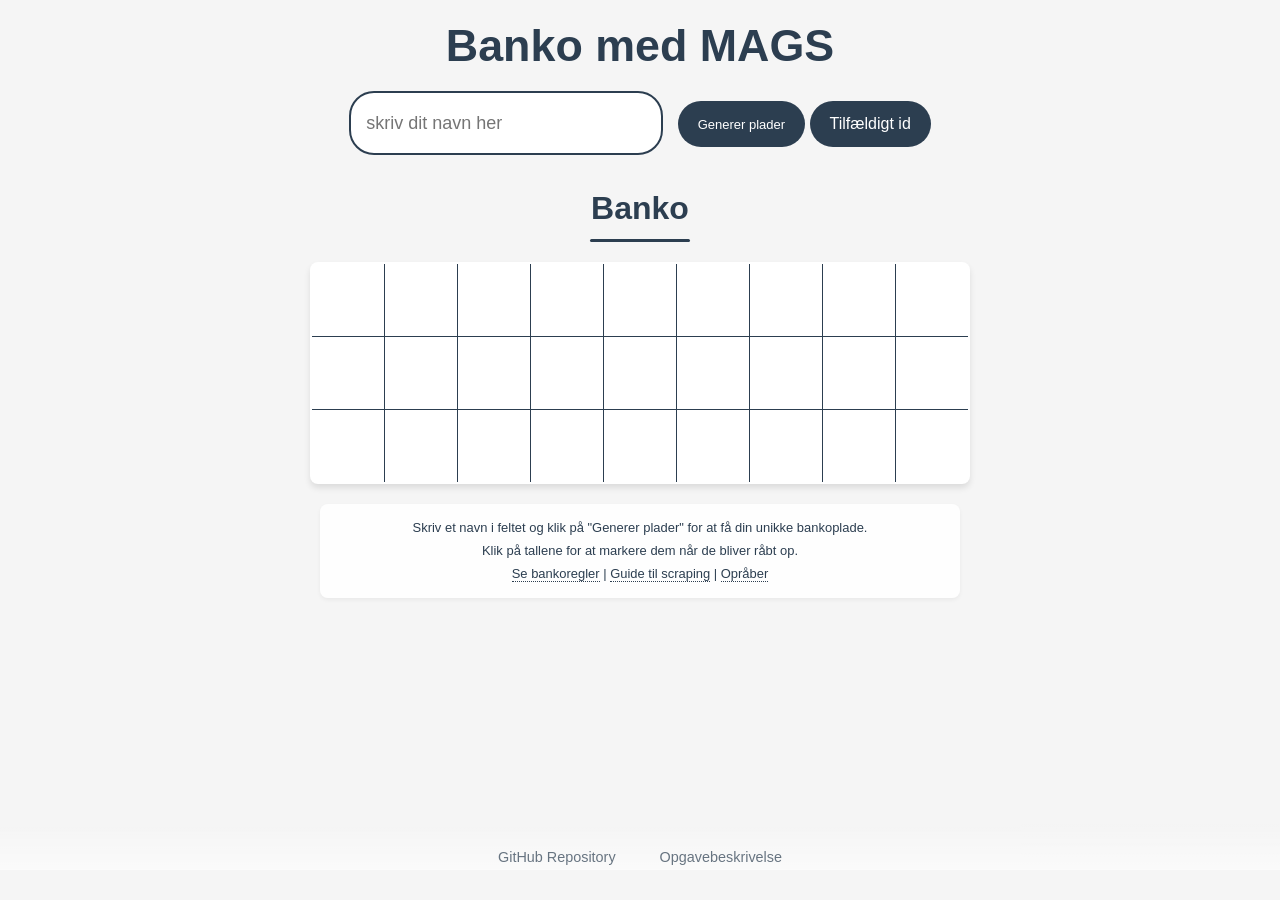
<file: index.html>
<!DOCTYPE html>
<html lang="en" dir="ltr">
<script src="seedrandom.js" charset="utf-8"></script>
<script src="generator.js" charset="utf-8"></script>
  <head>
    <link rel="stylesheet" href="stylesheet.css">
    <link rel="icon" type="image/png" href="./assets/favicon.png" />

    <meta charset="utf-8">
    <meta name="viewport" content="width=device-width, initial-scale=1.0">
    <title>Banko med MAGS</title>
  </head>
  <body>
    <h1> Banko med MAGS </h1>
    


    <div class="links">
      <a href="https://github.com/mercantech/banko" target="_blank">GitHub Repository</a>
      <a href="https://mercantec.notion.site/h1-banko" target="_blank">Opgavebeskrivelse</a>
    </div>
    <br>
    <br>

    <div id="knapper">
    <input name="tekstboks" id="tekstboks" size=40 placeholder="skriv dit navn her"></input>
    <button id="knap" type="button" name="button" onclick="Math.seedrandom(tekstboks.value),update_plates()">Generer plader</button>
    <button id="randomKnap" type="button" name="button" onclick="generateRandomName()">Tilfældigt id</button>
    </div>
    <h2>Banko</h2>
    <table id="p1">
      <tr id="p11">
        <td onclick="myFunction(this)" style="background-color:white" id="p111"></td>
        <td onclick="myFunction(this)" style="background-color:white" id="p112"></td>
        <td onclick="myFunction(this)" style="background-color:white" id="p113"></td>
        <td onclick="myFunction(this)" style="background-color:white" id="p114"></td>
        <td onclick="myFunction(this)" style="background-color:white" id="p115"></td>
        <td onclick="myFunction(this)" style="background-color:white" id="p116"></td>
        <td onclick="myFunction(this)" style="background-color:white" id="p117"></td>
        <td onclick="myFunction(this)" style="background-color:white" id="p118"></td>
        <td onclick="myFunction(this)" style="background-color:white" id="p119"></td>
      </tr>
      <tr id="p12">
        <td onclick="myFunction(this)" style="background-color:white" id="p121"></td>
        <td onclick="myFunction(this)" style="background-color:white" id="p122"></td>
        <td onclick="myFunction(this)" style="background-color:white" id="p123"></td>
        <td onclick="myFunction(this)" style="background-color:white" id="p124"></td>
        <td onclick="myFunction(this)" style="background-color:white" id="p125"></td>
        <td onclick="myFunction(this)" style="background-color:white" id="p126"></td>
        <td onclick="myFunction(this)" style="background-color:white" id="p127"></td>
        <td onclick="myFunction(this)" style="background-color:white" id="p128"></td>
        <td onclick="myFunction(this)" style="background-color:white" id="p129"></td>
      </tr>
      <tr id="p13">
        <td onclick="myFunction(this)" style="background-color:white" id="p131"></td>
        <td onclick="myFunction(this)" style="background-color:white" id="p132"></td>
        <td onclick="myFunction(this)" style="background-color:white" id="p133"></td>
        <td onclick="myFunction(this)" style="background-color:white" id="p134"></td>
        <td onclick="myFunction(this)" style="background-color:white" id="p135"></td>
        <td onclick="myFunction(this)" style="background-color:white" id="p136"></td>
        <td onclick="myFunction(this)" style="background-color:white" id="p137"></td>
        <td onclick="myFunction(this)" style="background-color:white" id="p138"></td>
        <td onclick="myFunction(this)" style="background-color:white" id="p139"></td>
      </tr>
    </table>
    <br>
    <br>
    <div id="instructions">
      <p>Skriv et navn i feltet og klik på "Generer plader" for at få din unikke bankoplade.</p>
      <p>Klik på tallene for at markere dem når de bliver råbt op.</p>
      <p>
        <a href="rules.html" class="rules-link">Se bankoregler</a> | 
        <a href="automation.html" class="rules-link">Guide til scraping</a> |
        <a href="opraaber.html" class="rules-link">Opråber</a>
      </p>
    </div>
      </body>
</html>
</file>
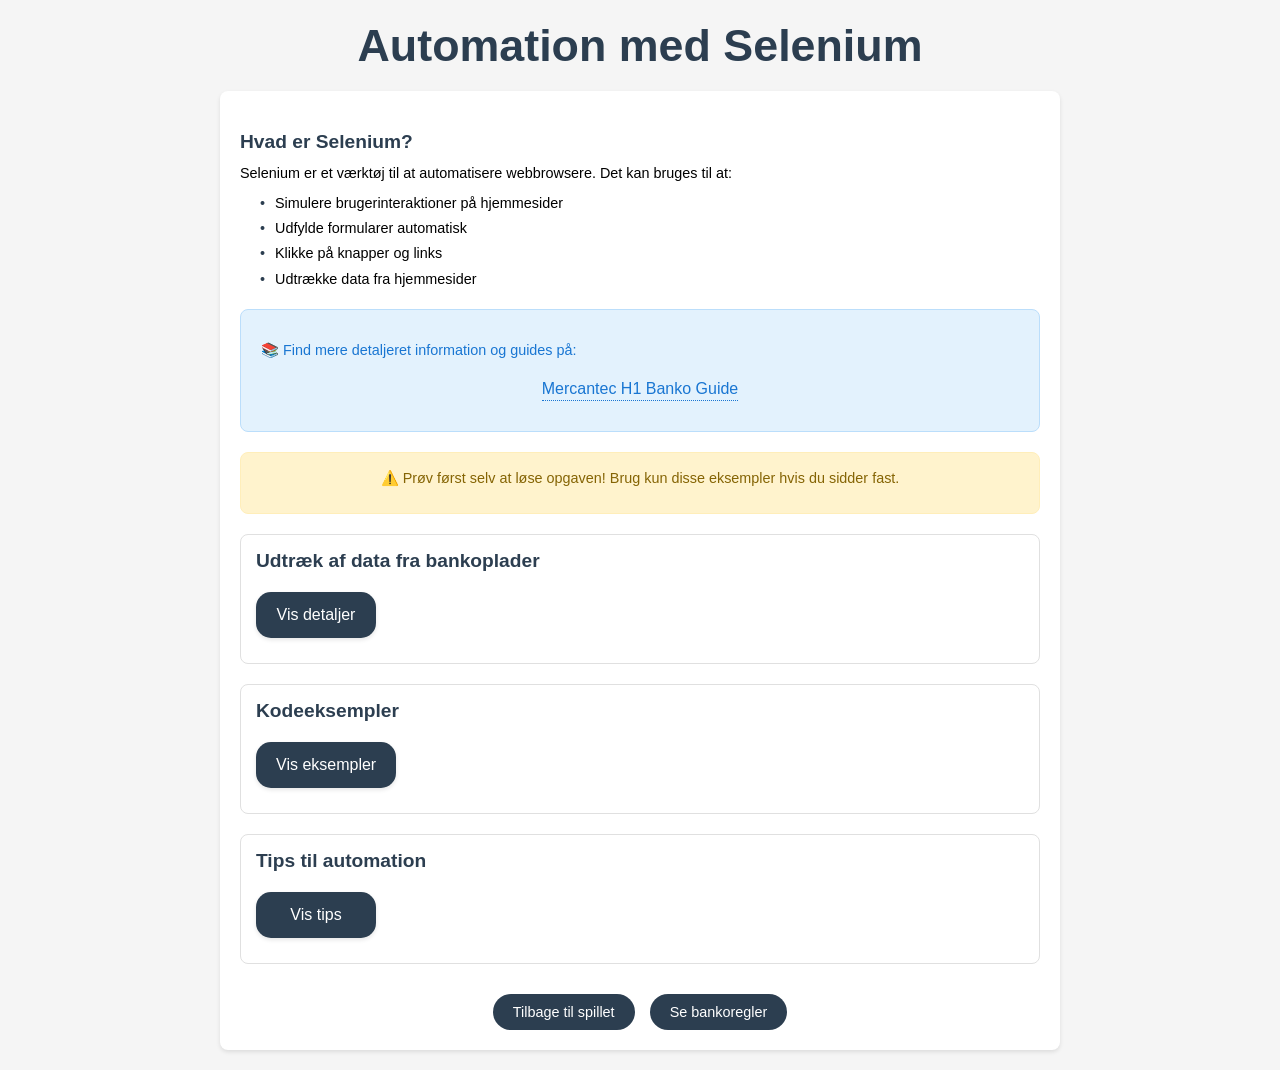
<file: automation.html>
<!DOCTYPE html>
<html lang="da">
  <head>
    <link rel="stylesheet" href="stylesheet.css" />
    <meta charset="utf-8" />
    <link rel="icon" type="image/png" href="./assets/favicon.png" />

    <meta name="viewport" content="width=device-width, initial-scale=1.0" />
    <title>Automation Guide - MAGS Banko</title>
  </head>
  <body>
    <h1>Automation med Selenium</h1>

    <div class="rules-container">
      <h3>Hvad er Selenium?</h3>
      <p class="text-left">
        Selenium er et værktøj til at automatisere webbrowsere. Det kan bruges
        til at:
      </p>
      <ul>
        <li>Simulere brugerinteraktioner på hjemmesider</li>
        <li>Udfylde formularer automatisk</li>
        <li>Klikke på knapper og links</li>
        <li>Udtrække data fra hjemmesider</li>
      </ul>

      <div class="info-box">
        <p>📚 Find mere detaljeret information og guides på:</p>
        <a
          href="https://mercantec.notion.site/h1-banko"
          target="_blank"
          class="info-link"
          >Mercantec H1 Banko Guide</a
        >
      </div>

      <div class="code-sections">
        <div class="warning-box" id="mainWarning">
          <p>
            ⚠️ Prøv først selv at løse opgaven! Brug kun disse eksempler hvis du
            sidder fast.
          </p>
        </div>

        <div class="section">
          <h3>Udtræk af data fra bankoplader</h3>
          <button
            onclick="showWarningAndToggle('data-section')"
            class="section-toggle"
          >
            Vis detaljer
          </button>
          <div id="data-section" class="section-content" style="display: none">
            <p class="text-left">
              Hver bankoplade er opbygget af table-elementer med unikke ID'er.
              For eksempel:
            </p>
            <ul>
              <li>Række 1: id="p11", med celler p111 til p119</li>
              <li>Række 2: id="p12", med celler p121 til p129</li>
              <li>Række 3: id="p13", med celler p131 til p139</li>
            </ul>
          </div>
        </div>

        <div class="section">
          <h3>Kodeeksempler</h3>
          <button
            onclick="showWarningAndToggle('code-examples')"
            class="section-toggle"
          >
            Vis eksempler
          </button>
          <div id="code-examples" class="section-content" style="display: none">
            <h3>Metode 1: Udtræk via ID'er</h3>
            <div class="code-example">
              <pre><code>
// Udtræk en specifik celle
var cell = driver.FindElement(By.Id("p111")).Text;

// Udtræk en hel række
var row1 = Enumerable.Range(1, 9)
    .Select(i => driver.FindElement(By.Id($"p11{i}")).Text)
    .ToList();
                        </code></pre>
            </div>

            <h3>Metode 2: Udtræk via Table Structure</h3>
            <div class="code-example">
              <pre><code>
// Udtræk alle rækker
var rows = driver.FindElements(By.CssSelector("tr[id^='p1']"));

// Udtræk alle celler i en række
foreach (var row in rows) {
    var cells = row.FindElements(By.TagName("td"))
        .Select(td => td.Text)
        .Where(text => !string.IsNullOrEmpty(text))
        .ToList();
}
                        </code></pre>
            </div>

            <h3>Metode 3: Komplet Plade Udtræk</h3>
            <div class="code-example">
              <pre><code>
var bankoPlade = new int[3,9];
for (int i = 1; i <= 3; i++) {
    for (int j = 1; j <= 9; j++) {
        var cellId = $"p1{i}{j}";
        var cellText = driver.FindElement(By.Id(cellId)).Text;
        if (!string.IsNullOrEmpty(cellText)) {
            bankoPlade[i-1,j-1] = int.Parse(cellText);
        }
    }
}
                        </code></pre>
            </div>

            <h3>Datastruktur for bankoplader</h3>
            <div class="code-example">
              <pre><code>
class BankoPlade {
    public string ID { get; set; }
    public int[,] Tal { get; set; }
    public bool[] RækkeStatus { get; set; }

    public BankoPlade(string id) {
        ID = id;
        Tal = new int[3,9];
        RækkeStatus = new bool[3];
    }
}
                        </code></pre>
            </div>
          </div>
        </div>

        <div class="section">
          <h3>Tips til automation</h3>
          <button
            onclick="showWarningAndToggle('tips-section')"
            class="section-toggle"
          >
            Vis tips
          </button>
          <div id="tips-section" class="section-content" style="display: none">
            <ul>
              <li>Brug unikke ID'er til at identificere elementer</li>
              <li>Implementér ventetider mellem handlinger</li>
              <li>Gem data struktureret (fx i arrays eller lister)</li>
              <li>Husk at lukke browseren efter brug</li>
            </ul>
          </div>
        </div>
      </div>

      <div class="navigation-links">
        <a href="index.html" class="nav-button">Tilbage til spillet</a>
        <a href="rules.html" class="nav-button">Se bankoregler</a>
      </div>
    </div>

    <script>
      let hasShownWarning = false;

      function toggleAllCode() {
        var codeSections = document.querySelector(".code-sections");
        var button = document.querySelector(".toggle-button");
        var warning = document.getElementById("mainWarning");

        if (codeSections.style.display === "none") {
          if (!hasShownWarning) {
            hasShownWarning = true;
            localStorage.setItem("hasShownWarning", "true");
          }
          codeSections.style.display = "block";
          button.textContent = "Skjul kodeeksempler";
        } else {
          codeSections.style.display = "none";
          button.textContent = "Vis kodeeksempler";
        }
      }

      function toggleSection(sectionId) {
        var section = document.getElementById(sectionId);
        var button = section.previousElementSibling;
        if (section.style.display === "none") {
          section.style.display = "block";
          button.textContent =
            "Skjul " + button.textContent.toLowerCase().replace("vis ", "");
        } else {
          section.style.display = "none";
          button.textContent =
            "Vis " + button.textContent.toLowerCase().replace("skjul ", "");
        }
      }

      function showWarningAndToggle(sectionId) {
        if (!hasShownWarning) {
          alert(
            "⚠️ Prøv først selv at løse opgaven! Brug kun disse eksempler hvis du sidder fast."
          );
          hasShownWarning = true;
          localStorage.setItem("hasShownWarning", "true");
          toggleSection(sectionId);
        } else {
          toggleSection(sectionId);
        }
      }

      window.onload = function () {
        hasShownWarning = localStorage.getItem("hasShownWarning") === "true";
        if (hasShownWarning) {
          document.getElementById("mainWarning").style.display = "none";
        }
      };
    </script>
  </body>
</html>
</file>
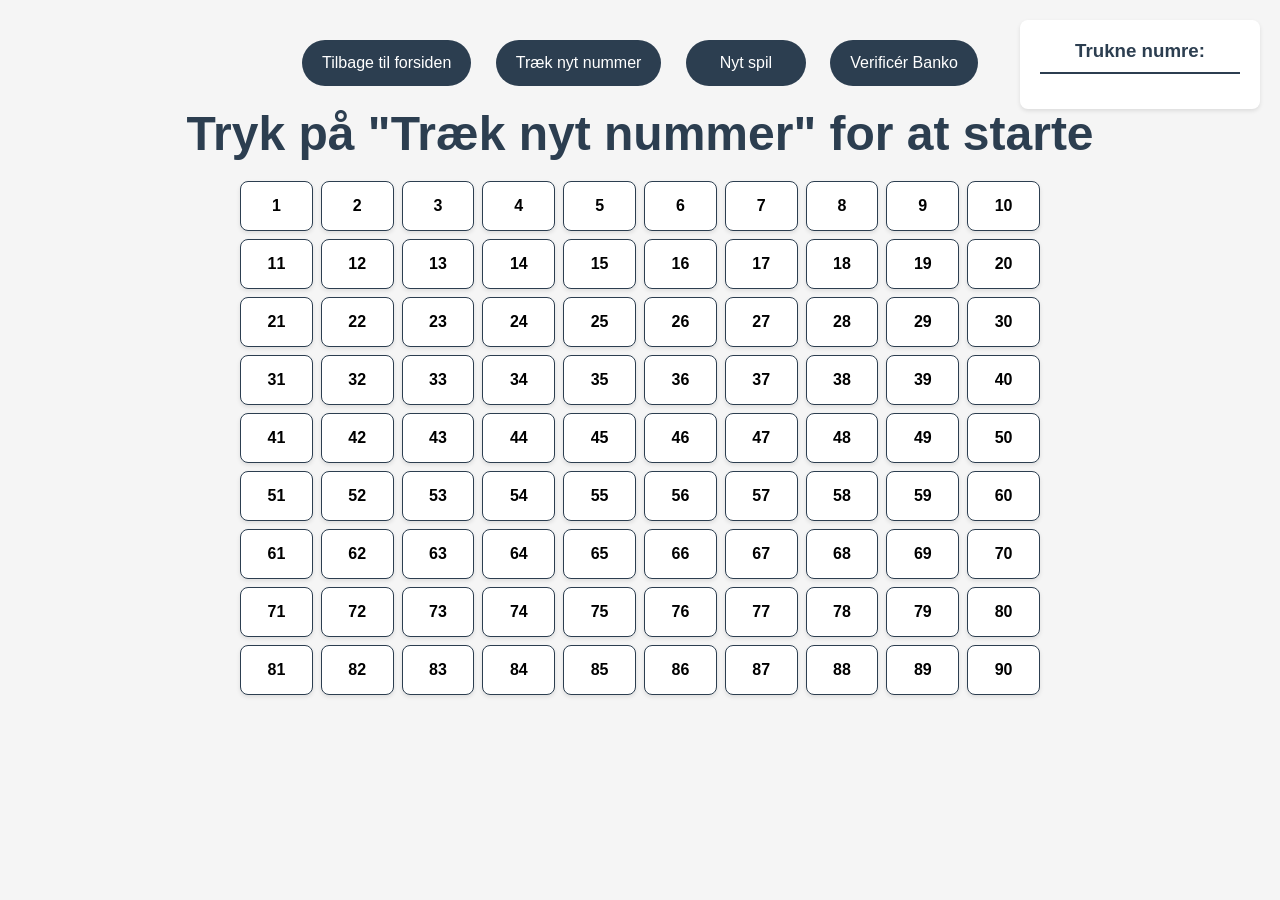
<file: opraaber.html>
<!DOCTYPE html>
<html lang="da">
  <head>
    <meta charset="UTF-8" />
    <link rel="icon" type="image/png" href="./assets/favicon.png" />

    <meta name="viewport" content="width=device-width, initial-scale=1.0" />
    <title>Banko Opråber</title>
    <script src="seedrandom.js"></script>
    <script src="generator.js"></script>
    <style>
      .number-grid {
        display: grid;
        grid-template-columns: repeat(10, 1fr);
        gap: 8px;
        max-width: 800px;
        margin: 20px auto;
      }

      .number-cell {
        background-color: white;
        border: 1px solid #2c3e50;
        border-radius: 8px;
        padding: 15px;
        text-align: center;
        cursor: default;
        font-weight: 600;
        transition: all 0.3s ease;
        box-shadow: 0 2px 4px rgba(0, 0, 0, 0.1);
      }

      .called {
        background-color: #2ecc71;
        color: white;
      }

      .current {
        background-color: #3498db;
        color: white;
        transform: scale(1.05);
        box-shadow: 0 4px 8px rgba(0, 0, 0, 0.2);
      }

      .controls {
        text-align: center;
        margin: 20px 0;
      }

      button {
        height: 46px;
        min-width: 120px;
        padding: 0 20px;
        background-color: #2c3e50;
        color: white;
        border: none;
        border-radius: 25px;
        cursor: pointer;
        font-size: 16px;
        font-weight: 500;
        transition: all 0.3s ease;
        margin: 0 10px;
      }

      button:hover {
        background-color: #34495e;
        transform: translateY(-2px);
        box-shadow: 0 2px 4px rgba(0, 0, 0, 0.2);
      }

      #currentNumber {
        text-align: center;
        font-size: 48px;
        margin: 20px 0;
        color: #2c3e50;
        font-weight: 600;
      }

      body {
        font-family: "Segoe UI", Tahoma, Geneva, Verdana, sans-serif;
        background-color: #f5f5f5;
        margin: 0;
        padding: 20px;
      }

      .history {
        position: fixed;
        right: 20px;
        top: 20px;
        width: 200px;
        max-height: 90vh;
        overflow-y: auto;
        background-color: white;
        padding: 20px;
        border-radius: 8px;
        box-shadow: 0 2px 4px rgba(0, 0, 0, 0.1);
      }

      .history h3 {
        color: #2c3e50;
        margin-top: 0;
        margin-bottom: 15px;
        text-align: center;
        border-bottom: 2px solid #2c3e50;
        padding-bottom: 10px;
      }

      #numberHistory {
        display: flex;
        flex-direction: column-reverse;
        gap: 8px;
      }

      .history-number {
        background-color: #2ecc71;
        color: white;
        padding: 8px;
        border-radius: 6px;
        text-align: center;
        font-weight: 600;
        animation: fadeIn 0.3s ease;
      }

      @keyframes fadeIn {
        from {
          opacity: 0;
          transform: translateY(10px);
        }
        to {
          opacity: 1;
          transform: translateY(0);
        }
      }

      .back-button {
        display: inline-block;
        height: 46px;
        min-width: 120px;
        padding: 0 20px;
        background-color: #2c3e50;
        color: white;
        border: none;
        border-radius: 25px;
        cursor: pointer;
        font-size: 16px;
        font-weight: 500;
        transition: all 0.3s ease;
        margin: 0 10px;
        text-decoration: none;
        line-height: 46px;
      }

      .back-button:hover {
        background-color: #34495e;
        transform: translateY(-2px);
        box-shadow: 0 2px 4px rgba(0, 0, 0, 0.2);
      }

      .verify-dialog {
        display: none;
        position: fixed;
        top: 0;
        left: 0;
        width: 100%;
        height: 100%;
        background-color: rgba(0, 0, 0, 0.5);
        z-index: 1000;
        justify-content: center;
        align-items: center;
      }

      .verify-content {
        background-color: white;
        padding: 30px;
        border-radius: 12px;
        box-shadow: 0 4px 6px rgba(0, 0, 0, 0.1);
        max-width: 600px;
        width: 90%;
        max-height: 90vh;
        overflow-y: auto;
      }

      .verify-content h3 {
        color: #2c3e50;
        margin-top: 0;
        margin-bottom: 20px;
        text-align: center;
      }

      .input-group {
        display: flex;
        gap: 10px;
        margin-bottom: 20px;
      }

      .input-group input,
      .input-group select {
        padding: 10px;
        border: 2px solid #2c3e50;
        border-radius: 6px;
        font-size: 16px;
      }

      .input-group input {
        flex: 1;
      }

      .button-group {
        display: flex;
        gap: 10px;
        justify-content: center;
      }

      .verify-result {
        margin-top: 20px;
        padding: 15px;
        border-radius: 6px;
        text-align: center;
        font-weight: 500;
        display: none;
      }

      .verify-result.success {
        background-color: #d4edda;
        color: #155724;
        border: 1px solid #c3e6cb;
      }

      .verify-result.error {
        background-color: #f8d7da;
        color: #721c24;
        border: 1px solid #f5c6cb;
      }

      .cancel {
        background-color: #6c757d;
      }

      .cancel:hover {
        background-color: #5a6268;
      }

      .verify-plate {
        margin: 20px 0;
        display: none;
      }

      .verify-plate table {
        width: 100%;
        border-collapse: collapse;
        margin-bottom: 15px;
        table-layout: fixed;
      }

      .verify-plate td {
        border: 1px solid #2c3e50;
        padding: 15px;
        text-align: center;
        font-weight: 600;
        width: 11.11%;
        position: relative;
      }

      .verify-number {
        width: 100%;
        aspect-ratio: 1;
        line-height: normal;
        border-radius: 50%;
        display: flex;
        align-items: center;
        justify-content: center;
      }

      .verify-number.called {
        background-color: #2ecc71;
        color: white;
      }

      .verify-number.not-called {
        background-color: #e74c3c;
        color: white;
      }

      .verify-number.empty {
        background-color: transparent;
      }

      .content-wrapper {
        max-width: 1200px;
        margin-left: auto;
        margin-right: auto;
        padding: 0 20px;
      }
    </style>
  </head>
  <body>
    <div class="content-wrapper">
      <div class="controls">
        <a href="index.html" class="back-button">Tilbage til forsiden</a>
        <button onclick="drawNumber()">Træk nyt nummer</button>
        <button onclick="resetGame()">Nyt spil</button>
        <button onclick="showVerifyDialog()">Verificér Banko</button>
      </div>

      <div id="currentNumber">Tryk på "Træk nyt nummer" for at starte</div>

      <div class="number-grid" id="numberGrid"></div>
    </div>

    <div class="history">
      <h3>Trukne numre:</h3>
      <div id="numberHistory"></div>
    </div>

    <div id="verifyDialog" class="verify-dialog">
      <div class="verify-content">
        <h3>Verificér Banko</h3>
        <div class="input-group">
          <input type="text" id="playerId" placeholder="Indtast spiller-ID" />
          <select id="winType">
            <option value="row">1 række</option>
            <option value="rows2">2 rækker</option>
            <option value="full">Fuld plade</option>
          </select>
        </div>
        <div id="verifyPlate" class="verify-plate"></div>
        <div class="button-group">
          <button onclick="verifyBanko()">Verificér</button>
          <button onclick="closeVerifyDialog()" class="cancel">Luk</button>
        </div>
        <div id="verifyResult" class="verify-result"></div>
      </div>
    </div>

    <script src="opraaber.js"></script>
  </body>
</html>
</file>
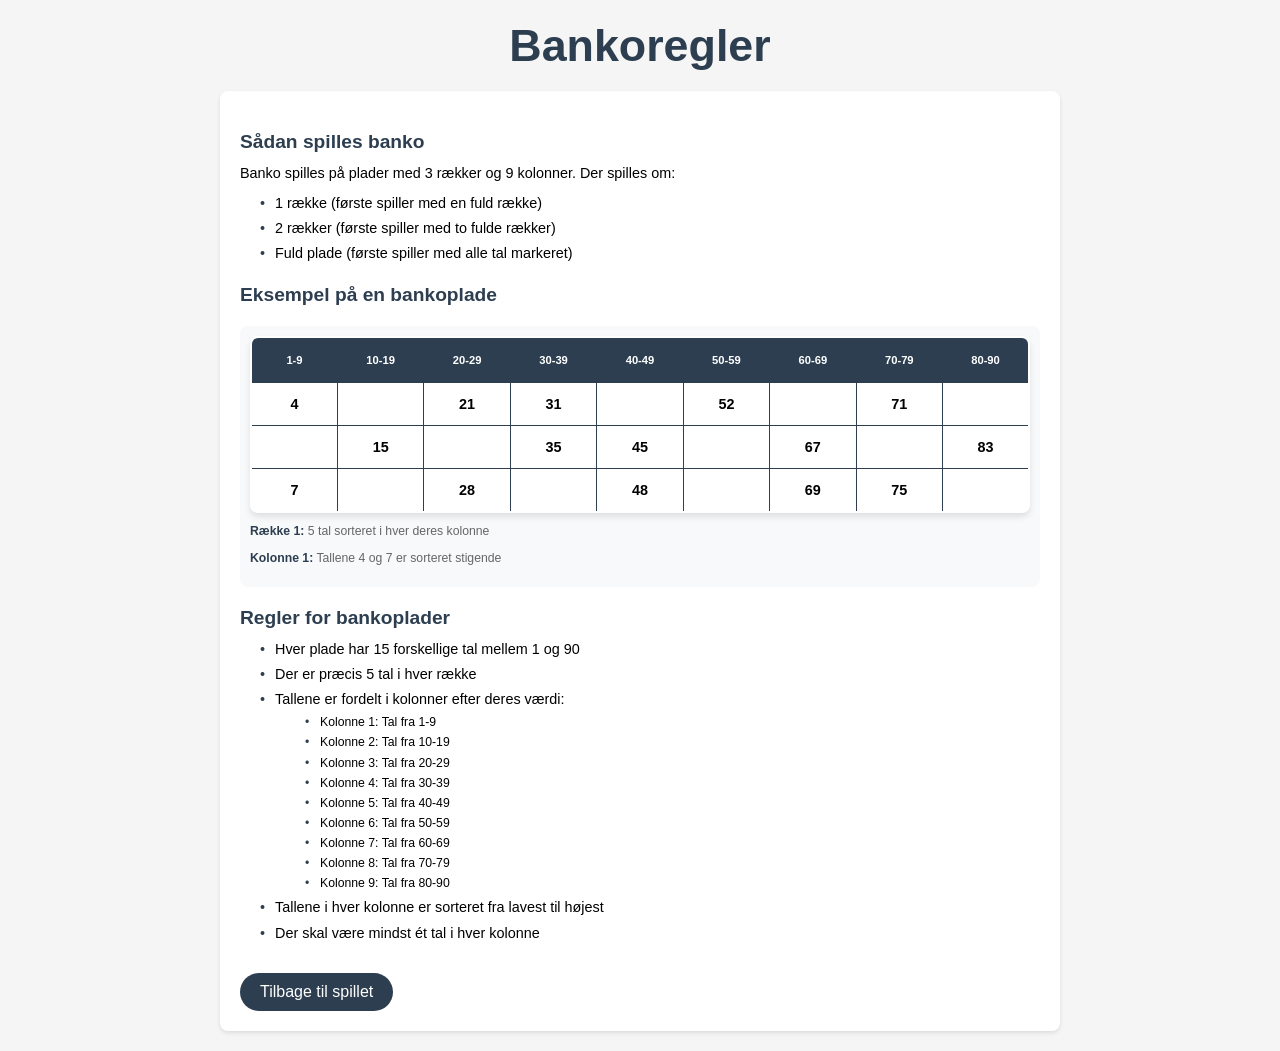
<file: rules.html>
<!DOCTYPE html>
<html lang="da">
  <head>
    <link rel="stylesheet" href="stylesheet.css" />
    <link rel="icon" type="image/png" href="./assets/favicon.png" />
    <meta charset="utf-8" />
    <meta name="viewport" content="width=device-width, initial-scale=1.0" />
    <title>Bankoregler - MAGS</title>
  </head>
  <body>
    <h1>Bankoregler</h1>

    <div class="rules-container">
      <h3>Sådan spilles banko</h3>
      <p>Banko spilles på plader med 3 rækker og 9 kolonner. Der spilles om:</p>
      <ul>
        <li>1 række (første spiller med en fuld række)</li>
        <li>2 rækker (første spiller med to fulde rækker)</li>
        <li>Fuld plade (første spiller med alle tal markeret)</li>
      </ul>

      <h3>Eksempel på en bankoplade</h3>
      <div class="example-plate">
        <table>
          <tr>
            <td class="example-header">1-9</td>
            <td class="example-header">10-19</td>
            <td class="example-header">20-29</td>
            <td class="example-header">30-39</td>
            <td class="example-header">40-49</td>
            <td class="example-header">50-59</td>
            <td class="example-header">60-69</td>
            <td class="example-header">70-79</td>
            <td class="example-header">80-90</td>
          </tr>
          <tr>
            <td>4</td>
            <td></td>
            <td>21</td>
            <td>31</td>
            <td></td>
            <td>52</td>
            <td></td>
            <td>71</td>
            <td></td>
          </tr>
          <tr>
            <td></td>
            <td>15</td>
            <td></td>
            <td>35</td>
            <td>45</td>
            <td></td>
            <td>67</td>
            <td></td>
            <td>83</td>
          </tr>
          <tr>
            <td>7</td>
            <td></td>
            <td>28</td>
            <td></td>
            <td>48</td>
            <td></td>
            <td>69</td>
            <td>75</td>
            <td></td>
          </tr>
        </table>
        <div class="example-notes">
          <p>
            <span class="highlight">Række 1:</span> 5 tal sorteret i hver deres
            kolonne
          </p>
          <p>
            <span class="highlight">Kolonne 1:</span> Tallene 4 og 7 er sorteret
            stigende
          </p>
        </div>
      </div>

      <h3>Regler for bankoplader</h3>
      <ul>
        <li>Hver plade har 15 forskellige tal mellem 1 og 90</li>
        <li>Der er præcis 5 tal i hver række</li>
        <li>
          Tallene er fordelt i kolonner efter deres værdi:
          <ul>
            <li>Kolonne 1: Tal fra 1-9</li>
            <li>Kolonne 2: Tal fra 10-19</li>
            <li>Kolonne 3: Tal fra 20-29</li>
            <li>Kolonne 4: Tal fra 30-39</li>
            <li>Kolonne 5: Tal fra 40-49</li>
            <li>Kolonne 6: Tal fra 50-59</li>
            <li>Kolonne 7: Tal fra 60-69</li>
            <li>Kolonne 8: Tal fra 70-79</li>
            <li>Kolonne 9: Tal fra 80-90</li>
          </ul>
        </li>
        <li>Tallene i hver kolonne er sorteret fra lavest til højest</li>
        <li>Der skal være mindst ét tal i hver kolonne</li>
      </ul>

      <a href="index.html" class="back-button">Tilbage til spillet</a>
    </div>
  </body>
</html>
</file>
<file: stylesheet.css>
body {
  margin: 0;
  font-family: 'Segoe UI', Tahoma, Geneva, Verdana, sans-serif;
  background-color: #f5f5f5;
}
table {
  position: relative;
  z-index: 1;
  border: 2px solid #2c3e50;
  margin: 20px auto;
  border-collapse: collapse;
  box-shadow: 0 4px 6px rgba(0,0,0,0.1);
  background: white;
  border-radius: 8px;
  overflow: hidden;
}
h1 {
  text-align: center;
  color: #2c3e50;
  font-size: 3.5vw;
  margin: 20px 0;
  font-weight: 600;
}
h2 {
  text-align: center;
  color: #2c3e50;
  padding: 15px;
  font-size: 2.5vw;
  margin: 20px 0;
  font-weight: 600;
  position: relative;
}

h2::after {
  content: '';
  position: absolute;
  bottom: 0;
  left: 50%;
  transform: translateX(-50%);
  width: 100px;
  height: 3px;
  background-color: #2c3e50;
  border-radius: 2px;
}

td {
  border: 1px solid #2c3e50;
  width: 70px;
  height: 70px;
  text-align: center;
  font-size: 24px;
  font-weight: 600;
  cursor: pointer;
  transition: all 0.3s ease;
}

td:hover {
  background-color: #f8f9fa;
}

input {
  padding: 10px 15px;
  border: 2px solid #2c3e50;
  border-radius: 25px;
  width: 280px;
  height: 40px;
  font-size: 18px;
  margin-right: 10px;
  transition: all 0.3s ease;
}

input:focus {
  border-color: #3498db;
  box-shadow: 0 0 5px rgba(52,152,219,0.3);
}

button {
  height: 46px;
  min-width: 120px;
  padding: 0 20px;
  background-color: #2c3e50;
  color: white;
  border: none;
  border-radius: 25px;
  cursor: pointer;
  font-size: 16px;
  font-weight: 500;
  transition: all 0.3s ease;
}

button:hover {
  background-color: #34495e;
  transform: translateY(-2px);
  box-shadow: 0 2px 4px rgba(0,0,0,0.2);
}

#knapper {
  text-align: center;
  margin: 15px 0;
}
#knap {
  font-size: small;
}
tr {
  padding: 30px;
}
p {
  text-align: center;
  font-size: 12vw;
  margin-bottom: 0px;
  margin-top: 0px;
}

img {
  width: 400px;
  display: block;
  margin: auto;
}

.links {
  text-align: center;
  margin: 20px 0;
  position: fixed;
  bottom: 10px;
  width: 100%;
  font-size: 0.9em;
  opacity: 0.7;
  z-index: -1;
  background: linear-gradient(to bottom, transparent, rgba(255,255,255,0.8));
  padding-top: 20px;
}

.links a {
  display: inline-block;
  margin: 0 10px;
  padding: 5px 10px;
  color: #2c3e50;
  text-decoration: none;
  transition: opacity 0.3s ease;
}

.links a:hover {
  opacity: 1;
}

#instructions {
  text-align: center;
  margin: 10px auto;
  max-width: 600px;
  color: #2c3e50;
  font-size: 0.9em;
  background-color: rgba(255, 255, 255, 0.9);
  padding: 10px 20px;
  border-radius: 8px;
  box-shadow: 0 2px 4px rgba(0,0,0,0.05);
  position: relative;
  z-index: 1;
}

#instructions p {
  margin: 5px 0;
  font-size: 0.9em;
  line-height: 1.4;
}

br {
  display: none;
}

.rules-container {
    max-width: 800px;
    margin: 20px auto;
    padding: 20px;
    background-color: white;
    border-radius: 8px;
    box-shadow: 0 2px 4px rgba(0,0,0,0.1);
}

.rules-container h3 {
    color: #2c3e50;
    margin-top: 20px;
    margin-bottom: 10px;
    font-size: 1.2em;
}

.rules-container p {
    margin: 10px 0;
    font-size: 0.9em;
    line-height: 1.4;
    text-align: left;
}

.rules-container ul {
    list-style-type: none;
    padding-left: 20px;
    margin: 10px 0;
}

.rules-container ul li {
    margin: 5px 0;
    position: relative;
    padding-left: 15px;
    font-size: 0.9em;
    line-height: 1.4;
}

.rules-container ul li:before {
    content: "•";
    color: #2c3e50;
    position: absolute;
    left: 0;
}

.rules-container ul ul {
    margin: 5px 0 5px 10px;
}

.rules-container ul ul li {
    font-size: 0.85em;
    margin: 3px 0;
}

.back-button {
    display: inline-block;
    margin-top: 20px;
    padding: 10px 20px;
    background-color: #2c3e50;
    color: white;
    text-decoration: none;
    border-radius: 25px;
    transition: all 0.3s ease;
}

.back-button:hover {
    background-color: #34495e;
    transform: translateY(-2px);
    box-shadow: 0 2px 4px rgba(0,0,0,0.2);
}

.rules-link {
    color: #2c3e50;
    text-decoration: none;
    border-bottom: 1px dotted #2c3e50;
    transition: all 0.3s ease;
}

.rules-link:hover {
    color: #34495e;
    border-bottom-style: solid;
}

.example-plate {
    margin: 20px 0;
    padding: 10px;
    background-color: #f8f9fa;
    border-radius: 8px;
}

.example-plate table {
    width: 100%;
    margin: 0 auto;
    border-collapse: collapse;
}

.example-plate td {
    width: 11%;
    height: 40px;
    text-align: center;
    border: 1px solid #2c3e50;
    font-size: 0.9em;
}

.example-plate .example-header {
    background-color: #2c3e50;
    color: white;
    font-size: 0.7em;
    padding: 2px;
}

.example-notes {
    margin-top: 10px;
    font-size: 0.85em;
    color: #666;
}

.highlight {
    color: #2c3e50;
    font-weight: bold;
}

.code-example {
    background-color: #f8f9fa;
    border-radius: 8px;
    padding: 15px;
    margin: 15px 0;
    overflow-x: auto;
}

.code-example pre {
    margin: 0;
}

.code-example code {
    font-family: 'Consolas', monospace;
    font-size: 0.85em;
    color: #2c3e50;
}

.navigation-links {
    margin-top: 30px;
    display: flex;
    gap: 15px;
    justify-content: center;
}

.nav-button {
    display: inline-block;
    padding: 10px 20px;
    background-color: #2c3e50;
    color: white;
    text-decoration: none;
    border-radius: 25px;
    transition: all 0.3s ease;
    font-size: 0.9em;
}

.nav-button:hover {
    background-color: #34495e;
    transform: translateY(-2px);
    box-shadow: 0 2px 4px rgba(0,0,0,0.2);
}

.warning-box {
    background-color: #fff3cd;
    border: 1px solid #ffeeba;
    color: #856404;
    padding: 15px;
    margin: 20px 0;
    border-radius: 8px;
}

.warning-box p {
    text-align: center;
    margin: 0 0 10px 0;
}

.toggle-button {
    background-color: #2c3e50;
    color: white;
    border: none;
    padding: 8px 16px;
    border-radius: 20px;
    cursor: pointer;
    margin-top: 10px;
    transition: all 0.3s ease;
}

.toggle-button:hover {
    background-color: #34495e;
    transform: translateY(-2px);
}

#code-section {
    margin-top: 20px;
    transition: all 0.3s ease;
}

.text-left {
    text-align: left !important;
}

.code-sections {
    margin-top: 20px;
    transition: all 0.3s ease;
}

.info-box {
    background-color: #e3f2fd;
    border: 1px solid #bbdefb;
    color: #1976d2;
    padding: 20px;
    margin: 20px 0;
    border-radius: 8px;
    text-align: center;
}

.info-button-container {
    margin-top: 15px;
    padding-top: 15px;
    border-top: 1px solid #bbdefb;
}

.info-button {
    background-color: #1976d2;
    color: white;
    border: none;
    padding: 10px 20px;
    border-radius: 20px;
    cursor: pointer;
    font-size: 0.9em;
    transition: all 0.3s ease;
    box-shadow: 0 2px 4px rgba(0,0,0,0.1);
}

.info-button:hover {
    background-color: #1565c0;
    transform: translateY(-2px);
    box-shadow: 0 4px 8px rgba(0,0,0,0.2);
}

.info-link {
    display: inline-block;
    color: #1976d2;
    text-decoration: none;
    font-weight: 500;
    margin: 10px 0;
    padding-bottom: 2px;
    border-bottom: 1px dotted #1976d2;
}

.info-link:hover {
    color: #1565c0;
    border-bottom-style: solid;
}

.section {
    margin: 20px 0;
    border: 1px solid #e0e0e0;
    border-radius: 8px;
    padding: 15px;
}

.section h3 {
    margin-top: 0;
    margin-bottom: 10px;
}

.section-toggle {
    background-color: #2c3e50;
    color: white;
    border: none;
    padding: 8px 20px;
    border-radius: 15px;
    cursor: pointer;
    font-size: 1em;
    transition: all 0.3s ease;
    margin: 10px 0;
    box-shadow: 0 2px 4px rgba(0,0,0,0.1);
}

.section-toggle:hover {
    background-color: #34495e;
    transform: translateY(-2px);
    box-shadow: 0 4px 8px rgba(0,0,0,0.2);
}

.section-content {
    margin-top: 15px;
    padding-top: 15px;
    border-top: 1px solid #e0e0e0;
}
</file>
